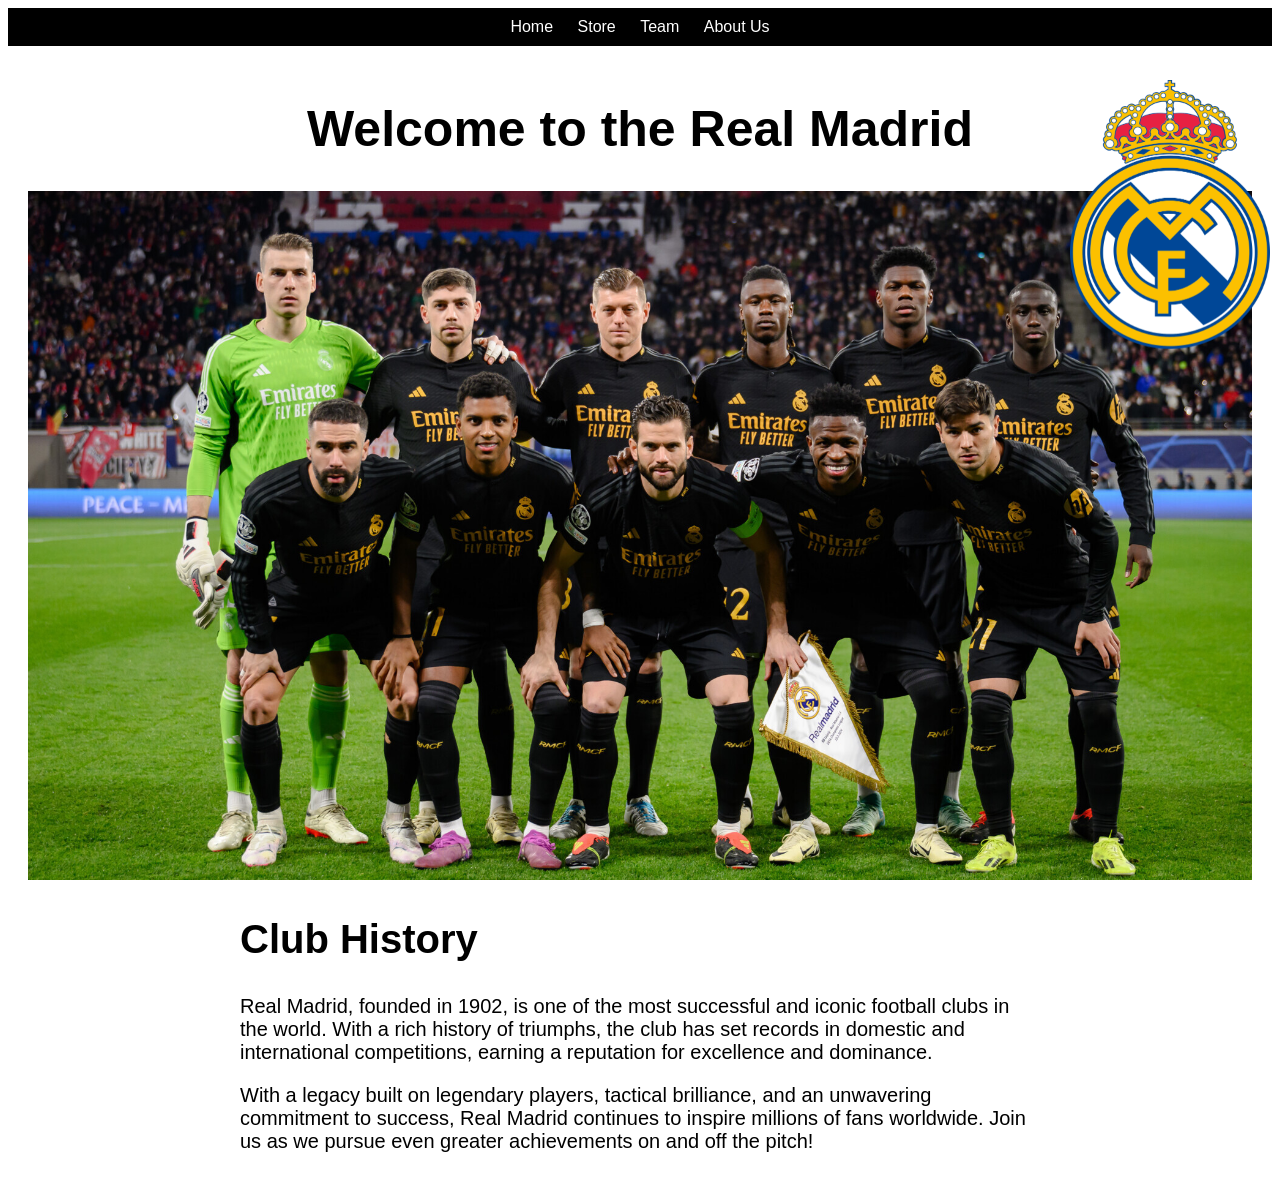
<file: index.html>
<!DOCTYPE html>
<html lang="en">

<head>
   <meta charset="UTF-8">
   <meta name="viewport" content="width=device-width, initial-scale=1.0">
   <title>Home</title>
   <link rel="stylesheet" href="style.css">
</head>

<body>
   <nav>
      <a href="index.html">Home</a>
      <a href="store.html">Store</a>
      <a href="team.html">Team</a>
      <a href="contact.html">About Us</a>
   </nav>
   <img class="fix" src="img/logo.png" alt="Real Madrid Logo">
   <div class="container">
      <h1>Welcome to the Real Madrid</h1>
      <img src="img/team.jpg" alt="Team">
      <div class="history">
         <h2>Club History</h2>
         <p>Real Madrid, founded in 1902, is one of the most successful and iconic football clubs in the world. With a
            rich history of triumphs, the club has set records in domestic and international competitions, earning a
            reputation for excellence and dominance.</p>
         <p>With a legacy built on legendary players, tactical brilliance, and an unwavering commitment to success, Real
            Madrid continues to inspire millions of fans worldwide. Join us as we pursue even greater achievements on
            and off the pitch!</p>
      </div>
   </div>
</body>

</html>
</file>
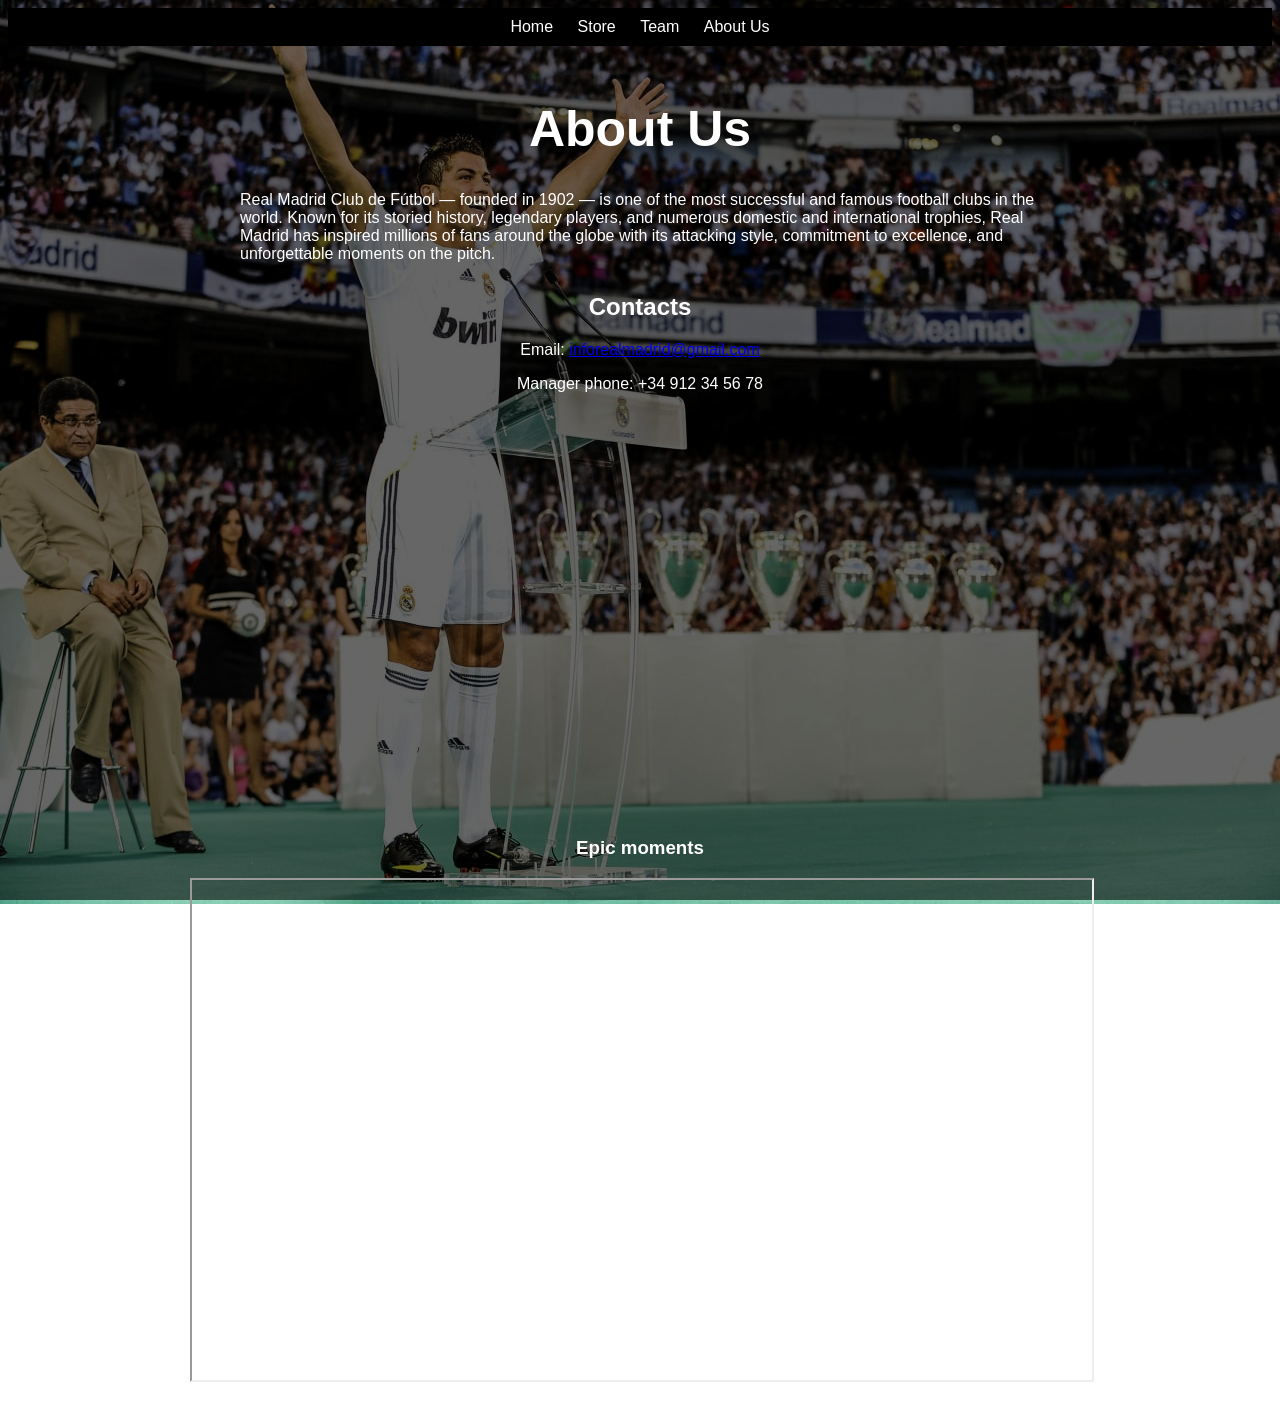
<file: contact.html>
<!DOCTYPE html>
<html lang="en">

<head>
   <meta charset="UTF-8">
   <meta name="viewport" content="width=device-width, initial-scale=1.0">
   <title>Contact</title>
   <link rel="stylesheet" href="style.css">
</head>

<body class="contact">
   <nav>
      <a href="index.html">Home</a>
      <a href="store.html">Store</a>
      <a href="team.html">Team</a>
      <a href="contact.html">About Us</a>
   </nav>

   <div class="container">
      <h1 style="text-align:center;">About Us</h1>
      <p style="max-width:800px;margin:0 auto 30px;text-align:left;">Real Madrid Club de Fútbol — founded in 1902 — is one of the most successful and famous football clubs in the world. Known for its storied history, legendary players, and numerous domestic and international trophies, Real Madrid has inspired millions of fans around the globe with its attacking style, commitment to excellence, and unforgettable moments on the pitch.</p>

      <h2>Contacts</h2>
      <p>Email: <a href="mailto:info@realmadrid-example.com">inforealmadrid@gmail.com</a></p>
      <p>Manager phone: +34 912 34 56 78</p>

      <div style="max-width:900px;margin:20px auto;">
         <iframe
            src="https://www.google.com/maps?q=Santiago%20Bernabeu&output=embed"
            width="100%" height="400" style="border:0;" allowfullscreen="" loading="lazy"></iframe>
      </div>

      <h3>Epic moments</h3>
      <div style="max-width:900px;margin:10px auto;text-align:center;">
         <iframe width="100%" height="500" src="https://www.youtube.com/watch?v=olSy3RAiYqM" title="YouTube video player" allowfullscreen></iframe>
      </div>
   </div>

</body>

</html>
</file>
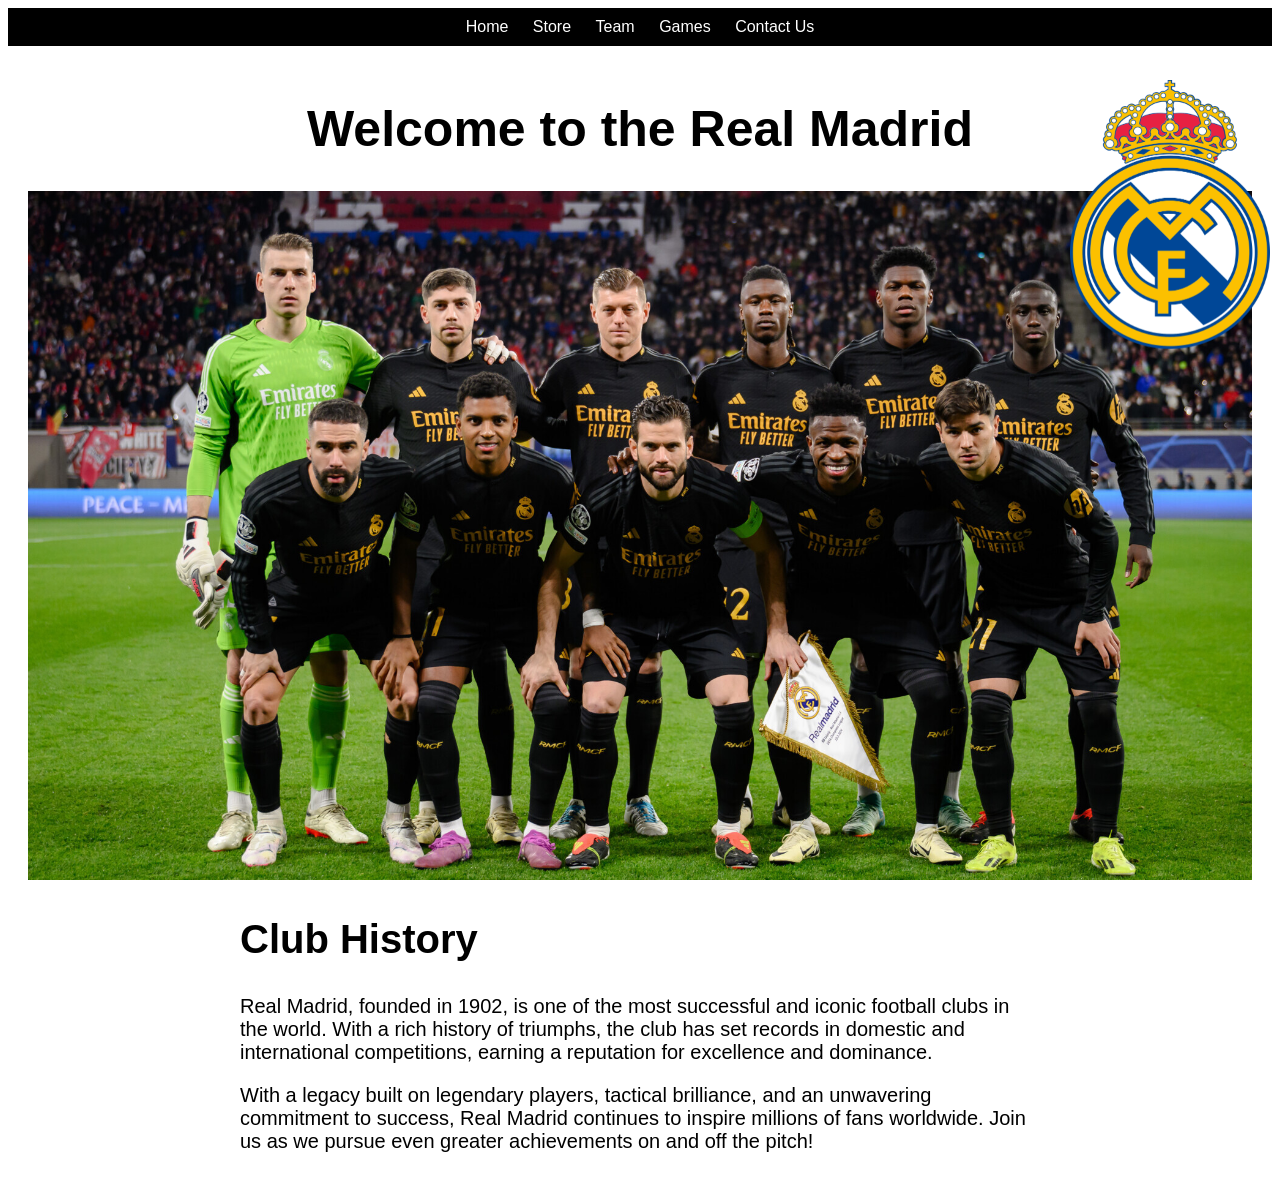
<file: home.html>
<!DOCTYPE html>
<html lang="en">

<head>
   <meta charset="UTF-8">
   <meta name="viewport" content="width=device-width, initial-scale=1.0">
   <title>Home</title>
   <style>
      body {
         font-family: Arial, sans-serif;
         background-color: white;
         color: black;
         text-align: center;
      }

      nav {
         background-color: black;
         color: white;
         padding: 10px;
      }

      nav a {
         color: white;
         margin: 10px;
         text-decoration: none;
      }

      .container {
         padding: 20px;
      }

      .history {
         max-width: 800px;
         margin: 0 auto;
         text-align: left;
      }

      img {
         max-width: 100%;
         height: auto;
      }

      .fix {
         width: 200px;
         height: auto;
         position: fixed;
         top: 80px;
         right: 10px;
      }

      h1 {
         font-size: 50px;
      }

      .history h2 {
         font-size: 40px;
      }

      .history p {
         font-size: 20px;
      }
   </style>
</head>

<body>
   <nav>
      <a href="home.html">Home</a>
      <a href="store.html">Store</a>
      <a href="team.html">Team</a>
      <a href="games.html">Games</a>
      <a href="contact.html">Contact Us</a>
   </nav>
   <img class="fix" src="img/logo.png" alt="Real Madrid Logo">
   <div class="container">
      <h1>Welcome to the Real Madrid</h1>
      <img src="img/team.jpg" alt="Team">
      <div class="history">
         <h2>Club History</h2>
         <p>Real Madrid, founded in 1902, is one of the most successful and iconic football clubs in the world. With a
            rich history of triumphs, the club has set records in domestic and international competitions, earning a
            reputation for excellence and dominance.</p>
         <p>With a legacy built on legendary players, tactical brilliance, and an unwavering commitment to success, Real
            Madrid continues to inspire millions of fans worldwide. Join us as we pursue even greater achievements on
            and off the pitch!</p>
      </div>
   </div>
</body>

</html>
</file>
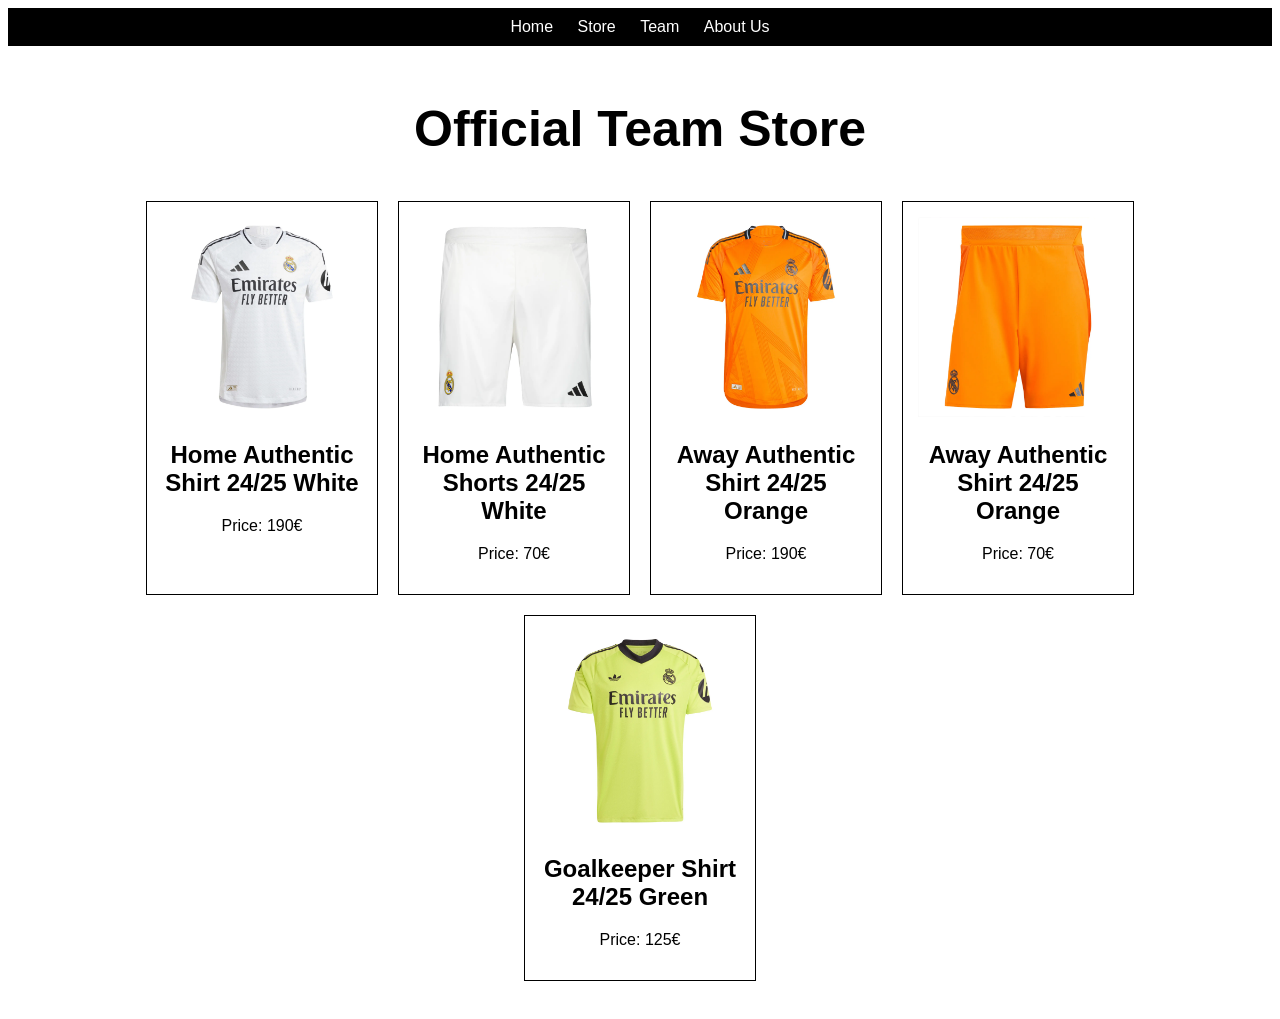
<file: store.html>
<!DOCTYPE html>
<html lang="en">

<head>
   <meta charset="UTF-8">
   <meta name="viewport" content="width=device-width, initial-scale=1.0">
   <title>Store</title>
   <link rel="stylesheet" href="style.css">
</head>

<body>
   <nav>
      <a href="index.html">Home</a>
      <a href="store.html">Store</a>
      <a href="team.html">Team</a>
      <a href="contact.html">About Us</a>
   </nav>
   <div class="container">
      <h1>Official Team Store</h1>
      <div class="store">
         <div class="item">
            <img src="img/Shirt.jpeg" alt="Shirt">
            <h2>Home Authentic Shirt 24/25 White</h2>
            <p>Price: 190&euro;</p>
         </div>
         <div class="item">
            <img src="img/Shotrs.jpeg" alt="Shorts">
            <h2>Home Authentic Shorts 24/25 White</h2>
            <p>Price: 70&euro;</p>
         </div>
         <div class="item">
            <img src="img/Shirt2.jpeg" alt="Shirt">
            <h2>Away Authentic Shirt 24/25 Orange</h2>
            <p>Price: 190&euro;</p>
         </div>
         <div class="item">
            <img src="img/Shotrs2.jpeg" alt="Shorts">
            <h2>Away Authentic Shirt 24/25 Orange</h2>
            <p>Price: 70&euro;</p>
         </div>
         <div class="item">
            <img src="img/Shirt3.jpeg" alt="Shirt">
            <h2>Goalkeeper Shirt 24/25 Green</h2>
            <p>Price: 125&euro;</p>
         </div>
      </div>
   </div>
</body>

</html>
</file>
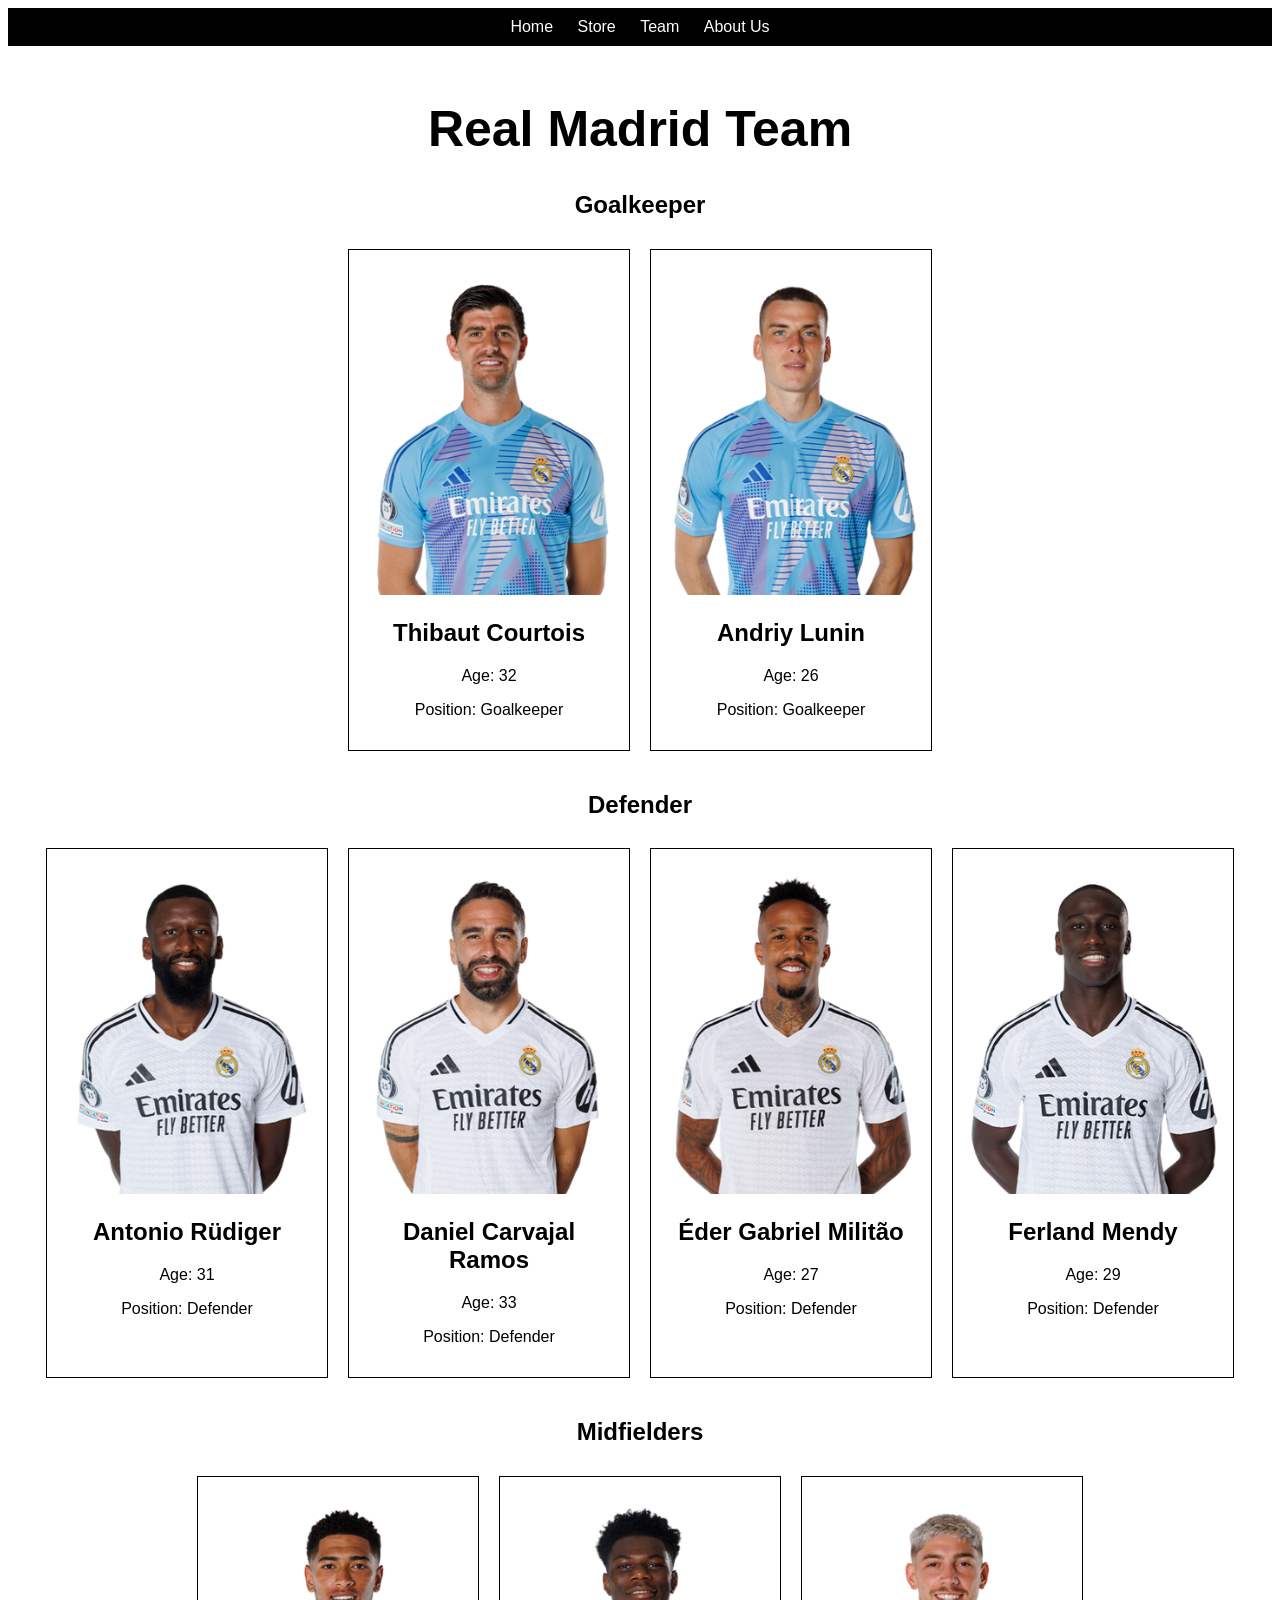
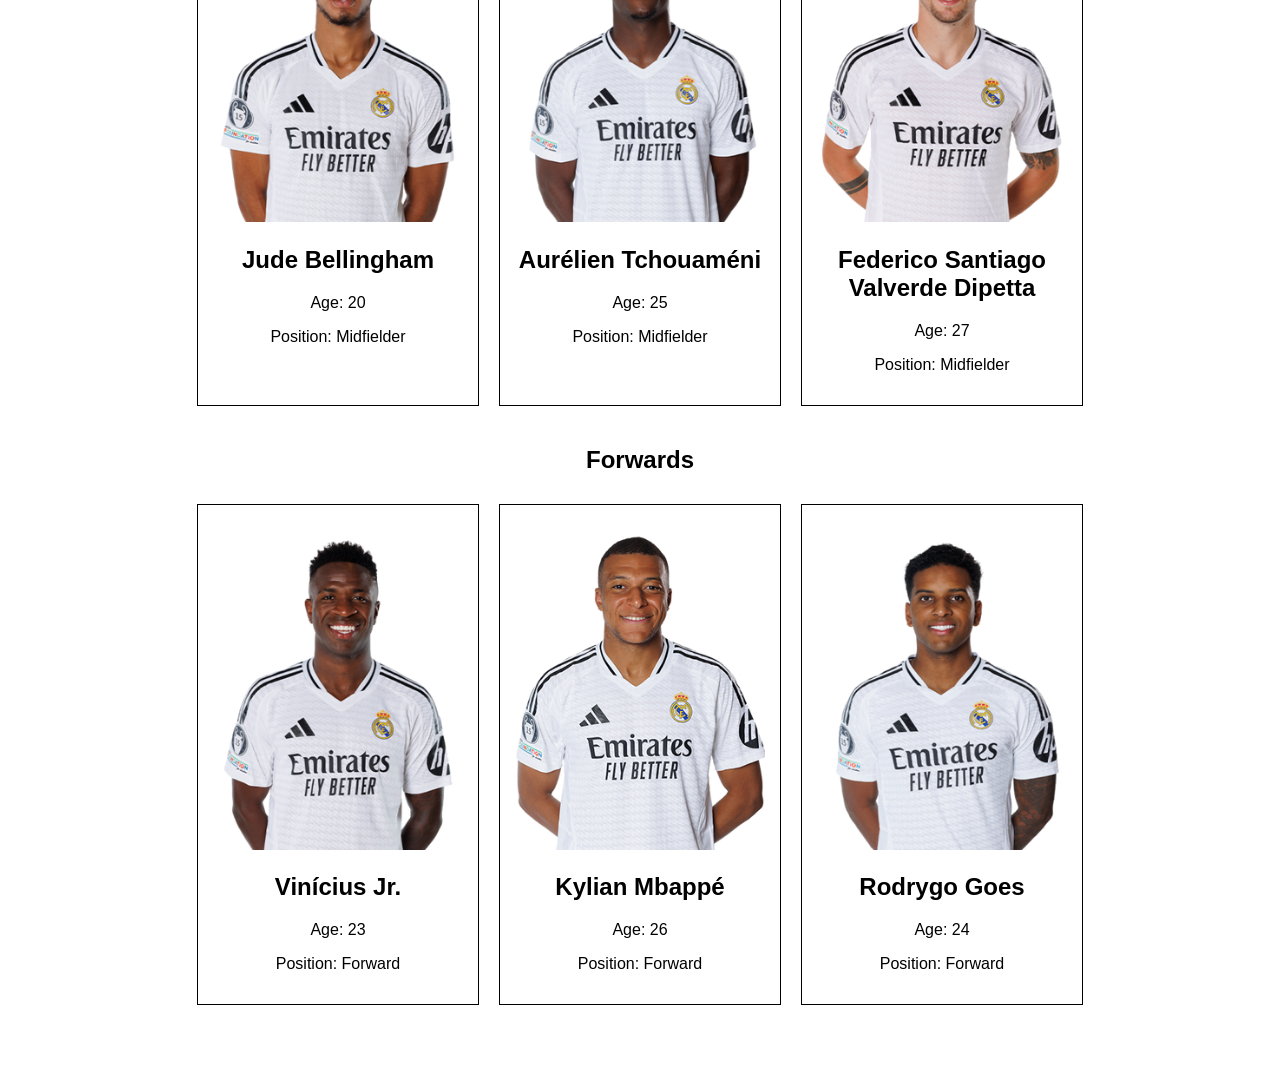
<file: team.html>
<!DOCTYPE html>
<html lang="en">

<head>
   <meta charset="UTF-8">
   <meta name="viewport" content="width=device-width, initial-scale=1.0">
   <title>Real Madrid - Team</title>
   <link rel="stylesheet" href="style.css">
</head>

<body>
   <nav>
      <a href="index.html">Home</a>
      <a href="store.html">Store</a>
      <a href="team.html">Team</a>
      <a href="contact.html">About Us</a>
   </nav>
   <div class="container">
      <h1>Real Madrid Team</h1>

      <div class="team-section">
         <h2>Goalkeeper</h2>
         <div class="team">
            <div class="player">
               <img src="img/Courtois.jpeg" alt="Thibaut Courtois">
               <h2>Thibaut Courtois</h2>
               <p>Age: 32</p>
               <p>Position: Goalkeeper</p>
            </div>
            <div class="player">
               <img src="img/Lunin.jpeg" alt="Andriy Lunin">
               <h2>Andriy Lunin</h2>
               <p>Age: 26</p>
               <p>Position: Goalkeeper</p>
            </div>
         </div>
      </div>

      <div class="team-section">
         <h2>Defender</h2>
         <div class="team">
            <div class="player">
               <img src="img/Rudiger.jpeg" alt="Antonio Rüdiger">
               <h2>Antonio Rüdiger</h2>
               <p>Age: 31</p>
               <p>Position: Defender</p>
            </div>
            <div class="player">
               <img src="img/Carvajal.jpeg" alt="Daniel Carvajal Ramos">
               <h2>Daniel Carvajal Ramos</h2>
               <p>Age: 33</p>
               <p>Position: Defender</p>
            </div>
            <div class="player">
               <img src="img/Militao.jpeg" alt="Éder Gabriel Militão s">
               <h2>Éder Gabriel Militão </h2>
               <p>Age: 27</p>
               <p>Position: Defender</p>
            </div>
            <div class="player">
               <img src="img/Mendy.jpeg" alt="Ferland Mendy ">
               <h2>Ferland Mendy </h2>
               <p>Age: 29</p>
               <p>Position: Defender</p>
            </div>
         </div>
      </div>

      <div class="team-section">
         <h2>Midfielders</h2>
         <div class="team">
            <div class="player">
               <img src="img/Bellingham.jpeg" alt="Jude Bellingham">
               <h2>Jude Bellingham</h2>
               <p>Age: 20</p>
               <p>Position: Midfielder</p>
            </div>
            <div class="player">
               <img src="img/Tchouameni.jpeg" alt="Aurélien Tchouaméni">
               <h2>Aurélien Tchouaméni</h2>
               <p>Age: 25</p>
               <p>Position: Midfielder</p>
            </div>
            <div class="player">
               <img src="img/Valverde.jpeg" alt="Federico Santiago Valverde Dipetta">
               <h2>Federico Santiago Valverde Dipetta</h2>
               <p>Age: 27</p>
               <p>Position: Midfielder</p>
            </div>
         </div>
      </div>

      <div class="team-section">
         <h2>Forwards</h2>
         <div class="team">
            <div class="player">
               <img src="img/Vinicius.jpeg" alt="Vinícius Jr.">
               <h2>Vinícius Jr.</h2>
               <p>Age: 23</p>
               <p>Position: Forward</p>
            </div>
            <div class="player">
               <img src="img/Mbappe.jpeg" alt="Kylian Mbappé">
               <h2>Kylian Mbappé</h2>
               <p>Age: 26</p>
               <p>Position: Forward</p>
            </div>
            <div class="player">
               <img src="img/Rodrygo.jpeg" alt="Rodrygo Goes">
               <h2>Rodrygo Goes</h2>
               <p>Age: 24</p>
               <p>Position: Forward</p>
            </div>
         </div>
      </div>
   </div>
</body>

</html>
</file>
<file: style.css>
body {
	font-family: Arial, sans-serif;
	background-color: white; /* fallback color */
	color: black;
	text-align: center;
}

body.contact {
	background-image: url('img/cr7.jpg');
	background-repeat: no-repeat;
	background-size: cover;
	background-position: center;
	background-attachment: fixed;
	color: white; /* white text on contact page */
	position: relative;
}

body.contact::before {
	content: "";
	position: fixed;
	inset: 0;
	background: rgba(0,0,0,0.6);
	z-index: 0;
	pointer-events: none;
}

body.contact nav,
body.contact .container {
	position: relative;
	z-index: 1;
}

nav {
	background-color: black;
	color: white;
	padding: 10px;
}

nav a {
	color: white;
	margin: 10px;
	text-decoration: none;
}

.container {
	padding: 20px;
}

img {
	max-width: 100%;
	height: auto;
}

.fix {
	width: 200px;
	height: auto;
	position: fixed;
	top: 80px;
	right: 10px;
}

h1 {
	font-size: 50px;
}

.history {
	max-width: 800px;
	margin: 0 auto;
	text-align: left;
}

.history h2 {
	font-size: 40px;
}

.history p {
	font-size: 20px;
}

.store {
	display: flex;
	flex-wrap: wrap;
	justify-content: center;
}

.item {
	border: 1px solid black;
	margin: 10px;
	padding: 15px;
	width: 200px;
	text-align: center;
}

.team-section {
	margin-bottom: 30px;
}

.team {
	display: flex;
	flex-wrap: wrap;
	justify-content: center;
}

.player {
	border: 1px solid black;
	margin: 10px;
	padding: 15px;
	width: 250px;
	text-align: center;
}
</file>
